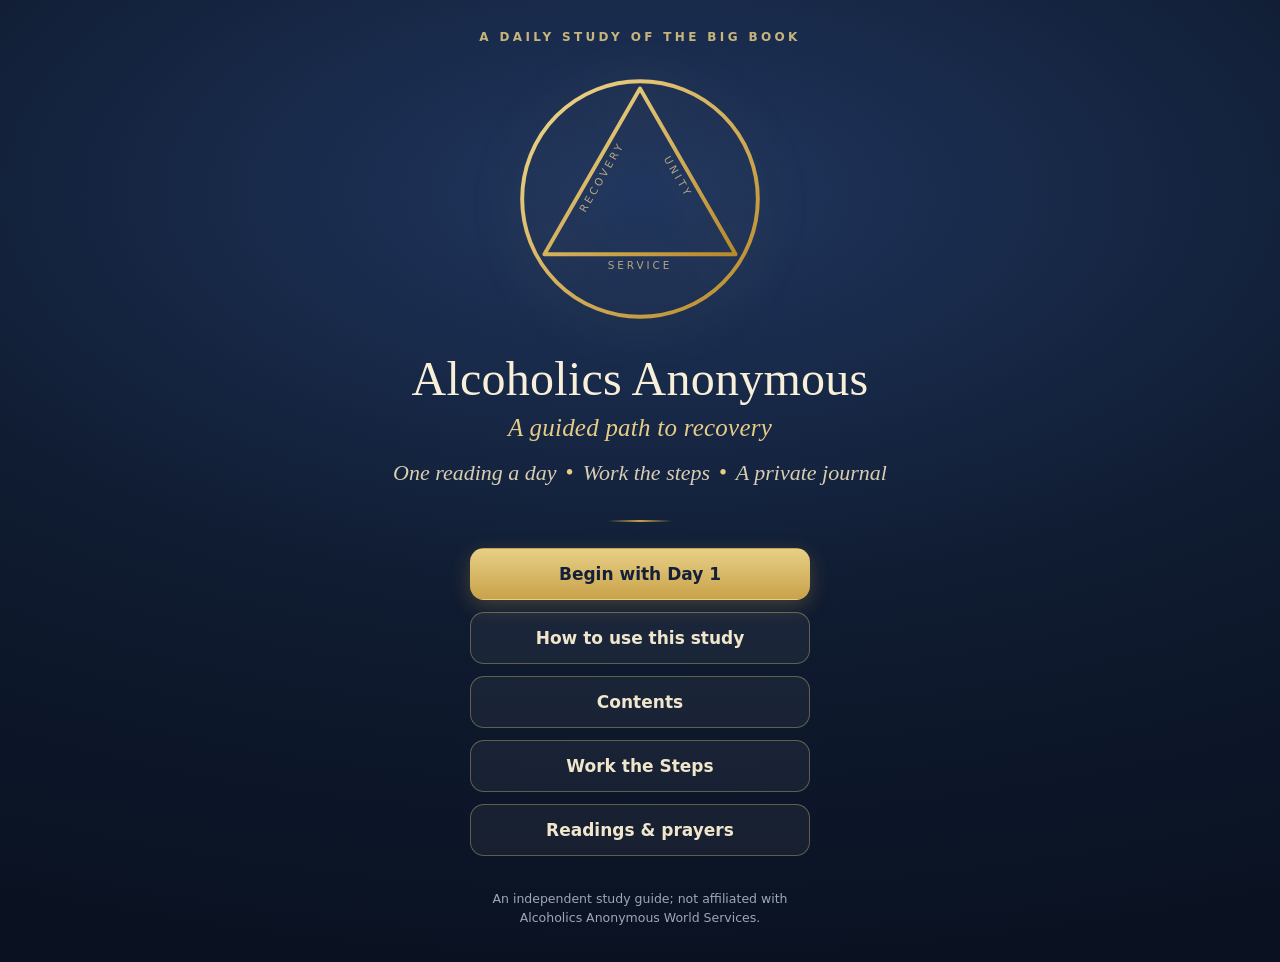
<file: index.html>
<!doctype html>
<html lang="en">
<head>
<meta charset="utf-8">
<meta name="viewport" content="width=device-width, initial-scale=1, viewport-fit=cover">
<title>Alcoholics Anonymous · A guided path to recovery</title>
<meta name="description" content="A self-paced daily study of the Big Book: one reading a day with questions to reflect on and a private journal.">
<meta name="theme-color" content="#0f1b30">
<link rel="manifest" href="manifest.webmanifest">
<link rel="icon" href="favicon.svg" type="image/svg+xml">
<link rel="apple-touch-icon" href="icons/icon-master.svg">
<meta name="apple-mobile-web-app-capable" content="yes">
<meta name="mobile-web-app-capable" content="yes">
<meta name="apple-mobile-web-app-title" content="How We Recovered">
<link rel="stylesheet" href="styles.css">
<script>
  (function(){try{var t=localStorage.getItem('bbd:theme');var f=localStorage.getItem('bbd:fs');
  if(t)document.documentElement.setAttribute('data-theme',t);
  if(f)document.documentElement.style.setProperty('--fs',f);}catch(e){}})();
</script>
</head>
<body>
<a class="skip" href="#main">Skip to reading</a>
<header class="bar" id="bar" hidden>
  <button class="icon-btn" id="btnHome" aria-label="Cover">
    <svg viewBox="0 0 24 24" aria-hidden="true"><circle cx="12" cy="12" r="9.5"/><path d="M12 3.6 19.3 16.2H4.7Z"/></svg>
  </button>
  <nav class="tabs" aria-label="Main">
    <a href="#/today" data-tab="today">Today</a>
    <a href="#/contents" data-tab="contents">Contents</a>
    <a href="#/steps" data-tab="steps">Steps</a>
    <a href="#/readings" data-tab="readings">Readings</a>
    <a href="#/journal" data-tab="journal">Journal</a>
  </nav>
  <button class="icon-btn" id="btnSettings" aria-label="Text size and display" aria-expanded="false" aria-controls="settings">
    <svg viewBox="0 0 24 24" aria-hidden="true"><path d="M4 18 9 6l5 12M5.8 14h6.4M15 18l3-7.5 3 7.5M16 16h4"/></svg>
  </button>
</header>
<div class="settings" id="settings" hidden>
  <div class="row"><span>Text size</span>
    <div class="seg"><button id="fsDown" aria-label="Smaller text">A−</button><output id="fsVal">100%</output><button id="fsUp" aria-label="Larger text">A+</button></div>
  </div>
  <div class="row"><span>Display</span>
    <div class="seg"><button id="thLight" data-th="light">Light</button><button id="thDark" data-th="dark">Dark</button></div>
  </div>
</div>
<main id="main" tabindex="-1"></main>
<div class="toast" id="toast" role="status" aria-live="polite"></div>
<script src="app.js"></script>
</body>
</html>
</file>
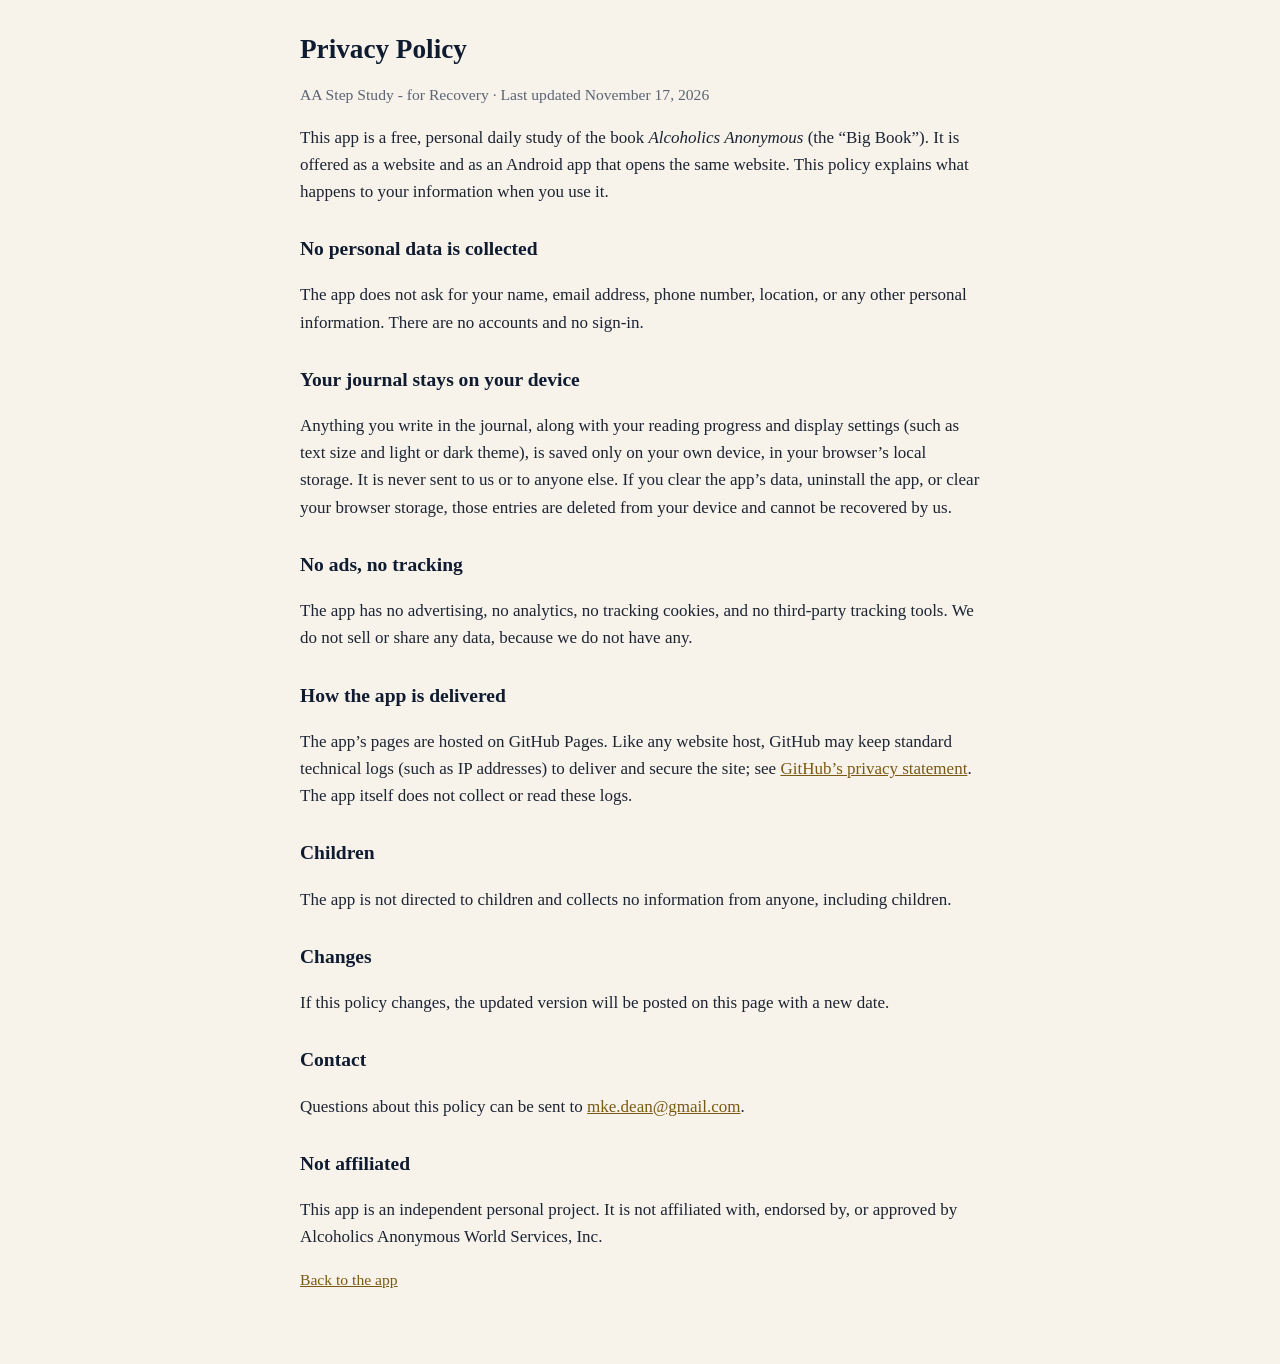
<file: privacy-policy.html>
<!doctype html>
<html lang="en">
<head>
<meta charset="utf-8">
<meta name="viewport" content="width=device-width, initial-scale=1">
<title>Privacy Policy · AA Step Study - for Recovery</title>
<meta name="description" content="Privacy policy for the AA Step Study - for Recovery app.">
<meta name="theme-color" content="#0f1b30">
<link rel="icon" href="favicon.svg" type="image/svg+xml">
<style>
  body{margin:0;font:17px/1.6 Georgia,"Times New Roman",serif;background:#f7f3ea;color:#1c2333}
  main{max-width:680px;margin:0 auto;padding:32px 20px 56px}
  h1{font-size:1.6em;line-height:1.25;margin:0 0 4px;color:#0f1b30}
  h2{font-size:1.15em;margin:28px 0 6px;color:#0f1b30}
  .muted{color:#5b6475;font-size:.92em}
  a{color:#7a5a12}
  @media (prefers-color-scheme:dark){body{background:#0f1b30;color:#e8e3d6}h1,h2{color:#f0d98f}.muted{color:#a9b1c2}a{color:#f0d98f}}
</style>
</head>
<body>
<main>
  <h1>Privacy Policy</h1>
  <p class="muted">AA Step Study - for Recovery · Last updated November 17, 2026</p>

  <p>This app is a free, personal daily study of the book <em>Alcoholics Anonymous</em> (the &ldquo;Big Book&rdquo;). It is offered as a website and as an Android app that opens the same website. This policy explains what happens to your information when you use it.</p>

  <h2>No personal data is collected</h2>
  <p>The app does not ask for your name, email address, phone number, location, or any other personal information. There are no accounts and no sign-in.</p>

  <h2>Your journal stays on your device</h2>
  <p>Anything you write in the journal, along with your reading progress and display settings (such as text size and light or dark theme), is saved only on your own device, in your browser&rsquo;s local storage. It is never sent to us or to anyone else. If you clear the app&rsquo;s data, uninstall the app, or clear your browser storage, those entries are deleted from your device and cannot be recovered by us.</p>

  <h2>No ads, no tracking</h2>
  <p>The app has no advertising, no analytics, no tracking cookies, and no third-party tracking tools. We do not sell or share any data, because we do not have any.</p>

  <h2>How the app is delivered</h2>
  <p>The app&rsquo;s pages are hosted on GitHub Pages. Like any website host, GitHub may keep standard technical logs (such as IP addresses) to deliver and secure the site; see <a href="https://docs.github.com/en/site-policy/privacy-policies/github-general-privacy-statement">GitHub&rsquo;s privacy statement</a>. The app itself does not collect or read these logs.</p>

  <h2>Children</h2>
  <p>The app is not directed to children and collects no information from anyone, including children.</p>

  <h2>Changes</h2>
  <p>If this policy changes, the updated version will be posted on this page with a new date.</p>

  <h2>Contact</h2>
  <p>Questions about this policy can be sent to <a href="mailto:mke.dean@gmail.com">mke.dean@gmail.com</a>.</p>

  <h2>Not affiliated</h2>
  <p>This app is an independent personal project. It is not affiliated with, endorsed by, or approved by Alcoholics Anonymous World Services, Inc.</p>

  <p class="muted"><a href="./">Back to the app</a></p>
</main>
</body>
</html>
</file>
<file: styles.css>
:root{
  --fs:1;
  --navy:#0f1b30; --navy2:#18294a; --gold:#c9a24a; --gold2:#e6cd85;
  --paper:#fbf7ee; --card:#ffffff; --ink:#1f2430; --muted:#5d6577; --line:#e6dfcf;
  --quote-bg:#f5eedd; --q-bg:#f8f5ee; --accent:#8a6a1f; --focus:#2b6cb0;
  --serif:"Iowan Old Style","Palatino Linotype",Palatino,"Noto Serif",Georgia,"Times New Roman",serif;
  --sans:system-ui,-apple-system,"Segoe UI",Roboto,"Noto Sans",Arial,sans-serif;
  color-scheme:light;
}
[data-theme="dark"]{
  --paper:#0e1626; --card:#152137; --ink:#ece6d6; --muted:#a8b0c2; --line:#26344f;
  --quote-bg:#1b2944; --q-bg:#132036; --accent:#e2c475; --focus:#8ab4f8;
  color-scheme:dark;
}
*{box-sizing:border-box}
html{-webkit-text-size-adjust:100%;text-size-adjust:100%}
body{margin:0;background:var(--paper);color:var(--ink);font-family:var(--serif);font-size:calc(19px * var(--fs));line-height:1.65;overflow-x:hidden;-webkit-tap-highlight-color:transparent}
img,svg{max-width:100%}
a{color:var(--accent)}
button{font:inherit;color:inherit}
:focus-visible{outline:3px solid var(--focus);outline-offset:2px;border-radius:6px}
.skip{position:absolute;left:-999px;top:0;background:#fff;color:#000;padding:8px 12px;z-index:99}
.skip:focus{left:8px}
[hidden]{display:none!important}

/* top bar */
.bar{position:sticky;top:0;z-index:20;display:flex;align-items:center;gap:4px;padding:6px 8px;padding-top:calc(6px + env(safe-area-inset-top));background:var(--navy);color:#f3ead2;box-shadow:0 2px 10px rgba(0,0,0,.18);font-family:var(--sans)}
.icon-btn{flex:0 0 auto;width:44px;height:44px;border:0;background:transparent;border-radius:10px;display:grid;place-items:center;cursor:pointer;color:var(--gold2)}
.icon-btn svg{width:26px;height:26px;fill:none;stroke:currentColor;stroke-width:1.8;stroke-linejoin:round;stroke-linecap:round}
.icon-btn:active{background:rgba(255,255,255,.08)}
.tabs{flex:1;display:flex;justify-content:center;gap:2px;min-width:0}
.tabs a{flex:1 1 0;min-width:0;text-align:center;color:#d9d2bf;text-decoration:none;font-size:15px;font-weight:600;padding:10px 2px;border-radius:10px;white-space:nowrap;overflow:hidden;text-overflow:ellipsis;letter-spacing:.01em}
.tabs a[aria-current="page"]{color:var(--navy);background:var(--gold2)}
.settings{position:sticky;top:56px;z-index:19;background:var(--card);border-bottom:1px solid var(--line);padding:10px 16px;font-family:var(--sans);font-size:16px;box-shadow:0 6px 16px rgba(0,0,0,.08)}
.settings .row{display:flex;justify-content:space-between;align-items:center;gap:12px;padding:6px 0;max-width:680px;margin:0 auto}
.seg{display:flex;align-items:center;border:1px solid var(--line);border-radius:12px;overflow:hidden}
.seg button{border:0;background:transparent;padding:10px 16px;min-width:56px;min-height:44px;cursor:pointer;font-weight:600}
.seg button[aria-pressed="true"]{background:var(--navy);color:var(--gold2)}
.seg output{min-width:56px;text-align:center;font-variant-numeric:tabular-nums}

main,main:focus,main:focus-visible{outline:none}
.wrap{max-width:680px;margin:0 auto;padding:18px 18px 120px}

/* cover */
.cover{min-height:100vh;min-height:100dvh;background:radial-gradient(120% 80% at 50% 20%,#20365f 0%,#0f1b30 55%,#0a1222 100%);color:#efe6cc;display:flex;flex-direction:column;align-items:center;justify-content:center;text-align:center;padding:calc(28px + env(safe-area-inset-top)) 22px calc(22px + env(safe-area-inset-bottom))}
.emblem{width:min(62vw,270px);height:auto;margin:6px auto 18px;filter:drop-shadow(0 6px 24px rgba(201,162,74,.25))}
.emblem .lbl{font-family:var(--sans);font-size:8.5px;letter-spacing:.28em;fill:#d9c48c;opacity:.8;text-transform:uppercase}
.cover .kicker{font-family:var(--sans);letter-spacing:.28em;text-transform:uppercase;font-size:12px;color:var(--gold2);opacity:.85;margin:0 0 10px}
.cover h1{font-weight:500;font-size:clamp(30px,8.4vw,48px);line-height:1.12;margin:0 0 10px;letter-spacing:.005em;color:#f7efd8}
.cover .sub{font-style:italic;font-size:clamp(18px,4.8vw,22px);color:#d8ceb2;margin:0 0 28px}
.rule{width:64px;height:2px;background:linear-gradient(90deg,transparent,var(--gold),transparent);margin:0 auto 26px;border:0}
.cover .actions{display:flex;flex-direction:column;gap:12px;width:100%;max-width:340px}
.btn{display:inline-flex;align-items:center;justify-content:center;gap:8px;min-height:52px;padding:12px 20px;border-radius:14px;border:1px solid transparent;font-family:var(--sans);font-weight:650;font-size:17px;text-decoration:none;cursor:pointer;line-height:1.2}
.btn-gold{background:linear-gradient(180deg,#e7cf86,#c9a24a);color:#14203a;box-shadow:0 6px 20px rgba(201,162,74,.28)}
.btn-ghost{background:rgba(255,255,255,.05);color:#efe6cc;border-color:rgba(230,205,133,.35)}
.btn-line{background:var(--card);color:var(--ink);border-color:var(--line)}
.btn-navy{background:var(--navy);color:var(--gold2)}
.cover .progress-note{font-family:var(--sans);font-size:14px;color:#c9c0a6;margin-top:16px}
.cover .foot{margin-top:auto;padding-top:34px;font-family:var(--sans);font-size:12.5px;color:#9fa6b8;max-width:360px;line-height:1.5}

/* day view */
.kicker{font-family:var(--sans);text-transform:uppercase;letter-spacing:.16em;font-size:12.5px;color:var(--accent);font-weight:700;margin:6px 0 4px}
.day-title{font-weight:600;font-size:calc(28px * var(--fs));line-height:1.2;margin:0 0 12px;overflow-wrap:anywhere}
.meter{display:flex;align-items:center;gap:10px;font-family:var(--sans);font-size:14px;color:var(--muted);margin:0 0 22px}
.meter .track{flex:1;height:6px;background:var(--line);border-radius:6px;overflow:hidden}
.meter .fill{height:100%;background:linear-gradient(90deg,var(--gold),var(--gold2))}
.done-badge{font-family:var(--sans);font-size:13px;font-weight:700;color:#2f6b3a;background:#e3f1e5;border-radius:999px;padding:2px 10px;margin-left:6px;white-space:nowrap}
[data-theme="dark"] .done-badge{background:#1d3a26;color:#a9dcb3}
.post p{margin:0 0 1em;overflow-wrap:anywhere}
.post h3{font-family:var(--sans);font-size:14px;text-transform:uppercase;letter-spacing:.14em;color:var(--accent);margin:1.6em 0 .7em;font-weight:700;overflow-wrap:anywhere}
.post blockquote{margin:0 0 1.1em;padding:16px 18px 14px 20px;background:var(--quote-bg);border-left:4px solid var(--gold);border-radius:4px 14px 14px 4px;font-size:1.02em;line-height:1.7;overflow-wrap:anywhere}
.post blockquote p{margin:0 0 .7em}
.post blockquote p:last-child{margin-bottom:0}
.ref{display:block;text-align:right;font-family:var(--sans);font-size:13px;color:var(--muted);margin:-.55em 0 1em;font-style:italic}
.post ol.list,.post ul.list{margin:0 0 1em;padding-left:0;list-style:none}
.post .li{display:flex;gap:10px;margin:0 0 .55em}
.post .li .n{flex:0 0 auto;min-width:1.6em;color:var(--accent);font-family:var(--sans);font-weight:700;font-size:.85em;padding-top:.2em}
.post .li .t{min-width:0;overflow-wrap:anywhere}
.prayer{margin:0 0 1.2em;padding:18px 20px;border:1px solid var(--gold);border-radius:16px;background:linear-gradient(180deg,rgba(201,162,74,.08),rgba(201,162,74,.02));font-style:italic;text-align:center;line-height:1.75;white-space:pre-line;overflow-wrap:anywhere}
.prayer::before{content:"Prayer";display:block;font-style:normal;font-family:var(--sans);font-size:11.5px;letter-spacing:.24em;text-transform:uppercase;color:var(--accent);margin-bottom:6px;font-weight:700}
.note{font-family:var(--sans);font-size:15px;color:var(--muted);border-top:1px dashed var(--line);padding-top:10px}
.q{display:flex;gap:12px;margin:0 0 1em;padding:14px 14px 12px;background:var(--q-bg);border:1px solid var(--line);border-radius:14px}
.q .num{flex:0 0 auto;width:32px;height:32px;border-radius:50%;background:var(--navy);color:var(--gold2);font-family:var(--sans);font-weight:700;font-size:14px;display:grid;place-items:center;margin-top:2px}
.q .body{flex:1;min-width:0}
.q .qt{margin:0 0 6px;overflow-wrap:anywhere;font-weight:500}
.jbtn{border:0;background:transparent;color:var(--accent);font-family:var(--sans);font-size:15px;font-weight:650;padding:8px 0;min-height:40px;cursor:pointer;display:inline-flex;align-items:center;gap:6px}
.jbtn .dot{width:8px;height:8px;border-radius:50%;background:var(--gold)}
.q textarea{display:block;width:100%;min-height:110px;margin:6px 0 2px;padding:12px;border-radius:12px;border:1px solid var(--line);background:var(--card);color:var(--ink);font-family:var(--serif);font-size:max(16px,calc(17px * var(--fs)));line-height:1.55;resize:vertical}
.q .saved{font-family:var(--sans);font-size:12.5px;color:var(--muted);min-height:1.2em}
.titlepage{text-align:center;padding:22px 10px 18px;margin:0 0 1.2em;border:1px solid var(--line);border-radius:18px;background:var(--card)}
.titlepage svg{width:110px;height:110px;margin-bottom:8px}
.titlepage .t1{font-size:1.5em;font-weight:600;letter-spacing:.04em;line-height:1.2}
.titlepage .t2{font-style:italic;color:var(--muted);margin-top:8px;line-height:1.45}
table.ex{width:100%;border-collapse:collapse;margin:0 0 1.2em;font-size:.9em;table-layout:fixed}
table.ex th,table.ex td{border:1px solid var(--line);padding:8px;vertical-align:top;overflow-wrap:anywhere}
table.ex th{font-family:var(--sans);font-size:12px;letter-spacing:.06em;text-transform:uppercase;color:var(--accent);background:var(--quote-bg)}
.link{overflow-wrap:anywhere}
.endmark{text-align:center;color:var(--gold);margin:28px 0 8px;letter-spacing:.6em}
.daynav{position:fixed;left:0;right:0;bottom:0;z-index:15;background:color-mix(in srgb,var(--paper) 92%,transparent);backdrop-filter:blur(8px);-webkit-backdrop-filter:blur(8px);border-top:1px solid var(--line);padding:10px 12px calc(10px + env(safe-area-inset-bottom))}
.daynav .in{max-width:680px;margin:0 auto;display:grid;grid-template-columns:52px 52px 1fr 52px;gap:8px}
.daynav .sq{min-height:52px;border-radius:14px;border:1px solid var(--line);background:var(--card);display:grid;place-items:center;cursor:pointer;padding:0}
.daynav .sq svg{width:24px;height:24px;fill:none;stroke:currentColor;stroke-width:2;stroke-linecap:round;stroke-linejoin:round}
.daynav .sq[disabled]{opacity:.35}
.daynav .main{min-width:0;white-space:nowrap;overflow:hidden;text-overflow:ellipsis}

/* lists */
.page-h{font-weight:600;font-size:calc(27px * var(--fs));margin:4px 0 6px}
.lead{color:var(--muted);margin:0 0 18px;font-size:.95em}
.search{display:flex;gap:8px;margin:0 0 16px}
.search input{flex:1;min-width:0;min-height:50px;padding:10px 14px;border-radius:14px;border:1px solid var(--line);background:var(--card);color:var(--ink);font:inherit;font-size:max(16px,1em)}
.sec{margin:22px 0 6px;font-family:var(--sans);text-transform:uppercase;letter-spacing:.14em;font-size:13px;color:var(--accent);font-weight:700}
.items{list-style:none;margin:0;padding:0;border:1px solid var(--line);border-radius:16px;overflow:hidden;background:var(--card)}
.items li+li{border-top:1px solid var(--line)}
.items a{display:flex;align-items:center;gap:12px;padding:13px 14px;min-height:56px;color:var(--ink);text-decoration:none}
.items .dn{flex:0 0 auto;min-width:44px;font-family:var(--sans);font-size:13px;font-weight:700;color:var(--muted)}
.items .tt{flex:1;min-width:0;overflow-wrap:anywhere;line-height:1.35}
.items .tt small{display:block;color:var(--muted);font-family:var(--sans);font-size:13px;margin-top:3px}
.items .ck{flex:0 0 auto;width:24px;height:24px;border-radius:50%;border:2px solid var(--line);display:grid;place-items:center}
.items .ck.on{background:#3d7d4a;border-color:#3d7d4a}
.items .ck.on::after{content:"";width:9px;height:5px;border:2px solid #fff;border-top:0;border-right:0;transform:rotate(-45deg) translate(1px,-1px)}
.items .cur{background:color-mix(in srgb,var(--gold) 14%,transparent)}
mark{background:color-mix(in srgb,var(--gold) 40%,transparent);color:inherit;border-radius:3px;padding:0 1px}
.snip{display:block;color:var(--muted);font-size:.86em;margin-top:4px}
.jentry{background:var(--card);border:1px solid var(--line);border-radius:16px;padding:14px 16px;margin:0 0 14px}
.jentry h3{margin:0 0 4px;font-size:1em}
.jentry h3 a{text-decoration:none}
.jentry .qq{font-style:italic;color:var(--muted);margin:10px 0 4px;font-size:.95em}
.jentry .aa{white-space:pre-wrap;margin:0;overflow-wrap:anywhere}
.jentry time{font-family:var(--sans);font-size:12.5px;color:var(--muted)}
.row-btns{display:flex;flex-wrap:wrap;gap:10px;margin:0 0 18px}
.empty{text-align:center;color:var(--muted);padding:30px 10px}
.toast{position:fixed;left:50%;bottom:calc(92px + env(safe-area-inset-bottom));transform:translateX(-50%) translateY(20px);background:var(--navy);color:#f3ead2;font-family:var(--sans);font-size:15px;padding:12px 18px;border-radius:12px;opacity:0;pointer-events:none;transition:.25s;max-width:calc(100vw - 32px);z-index:50}
.toast.show{opacity:1;transform:translateX(-50%) translateY(0)}
.disclaimer{font-family:var(--sans);font-size:12.5px;color:var(--muted);text-align:center;margin-top:36px}
@media (min-width:760px){
  .wrap{padding-top:30px}
  .day-title{font-size:calc(34px * var(--fs))}
  .tabs a{font-size:16px;flex:0 1 auto;padding:10px 18px}
}
@media (prefers-reduced-motion:reduce){*{transition:none!important;scroll-behavior:auto!important}}

[data-theme="dark"] .btn-navy{background:var(--gold2);color:#0f1b30}
[data-theme="dark"] .q .num{background:var(--gold2);color:#0f1b30}
.titlepage .t2{font-size:.92em}
.post blockquote.poem p{white-space:pre-line;font-style:italic}
.prayer.poem{white-space:normal;text-align:left;padding:18px 14px;font-size:clamp(14.5px,3.65vw,1.05em);line-height:1.6}
.prayer.poem::before{text-align:center}
.prayer.poem .pl{display:block;padding-left:1.2em;text-indent:-1.2em}

/* Work the Steps */
@media (max-width:759px){.tabs a{font-size:14px}}
@media (max-width:759px){.tabs{gap:0}.tabs a{flex:1 1 auto;padding:10px 4px;letter-spacing:0}}
@media (max-width:420px){.tabs a{font-size:13px;padding:10px 3px}.bar{gap:0;padding-left:2px;padding-right:2px}.icon-btn{width:38px}}
.steps-list .stepno{flex:0 0 auto;width:36px;height:36px;border-radius:50%;display:grid;place-items:center;background:var(--navy);color:var(--gold2);font-family:var(--sans);font-weight:700;font-size:15px}
[data-theme="dark"] .steps-list .stepno{background:var(--gold2);color:#0f1b30}
.steps-list .tt small{font-style:italic}
.daynav .in.three{grid-template-columns:52px 1fr 52px}
.post .reflabel{font-family:var(--sans);font-weight:700;font-size:.85em;color:var(--accent);margin:18px 0 6px;letter-spacing:.02em}
.lead .inline-prayer{color:var(--ink)}
.post table.grid{border-collapse:collapse;margin:-.2em 0 .9em 2.2em;font-size:.92em}
.post table.grid th{font-family:var(--sans);font-size:.8em;font-weight:700;color:var(--accent);text-align:left;padding:4px 12px 4px 0;white-space:nowrap}
.post table.grid td{padding:4px 12px 4px 0}
.prayer.boxq::before{display:none}
.prayer.boxq{white-space:normal;padding:16px 18px 12px}
.prayer.boxq .bq{display:block}
.prayer.boxq .cite{display:block;text-align:right;font-style:normal;font-family:var(--sans);font-size:12.5px;color:var(--accent);margin-top:6px}
.cover h1 .h1sub{display:block;font-style:italic;font-weight:400;font-size:.52em;color:var(--gold2);margin-top:8px;letter-spacing:.01em}
.cover h1{margin-bottom:14px}
.cover .sub .ph{white-space:nowrap}
.cover .sub .sep{font-style:normal;font-size:1.05em;line-height:1;color:var(--gold2);margin:0 .15em}
.q .qt{white-space:pre-line}
.contactwrap{margin:-.3em 0 1.3em}
.contactbtn{font-family:var(--sans);font-size:15px;font-weight:600;color:#1a1408;background:linear-gradient(180deg,var(--gold2),var(--gold));border:1px solid var(--gold);border-radius:999px;padding:9px 20px;cursor:pointer;box-shadow:0 1px 3px rgba(0,0,0,.15)}
.contactbtn:focus-visible{outline:2px solid var(--focus);outline-offset:2px}
.post .li.sub{margin-left:2.2em}
.post .li.sub .n{min-width:1.1em}
.prayer.boxq .bq{white-space:pre-line}
.prayer.boxq.alt{background:transparent;border:1.5px dashed var(--gold);margin-top:22px}
.godw{color:inherit;text-decoration:underline dotted var(--gold);text-decoration-thickness:2px;text-underline-offset:3px;cursor:pointer;border-radius:3px}
.godw:hover,.godw:focus-visible{background:rgba(201,162,74,.16);outline:none}
.gdov{position:fixed;inset:0;z-index:100;background:rgba(10,16,30,.55);display:flex;align-items:flex-end;justify-content:center;padding:0}
.gdov[hidden]{display:none}
.gdlg{position:relative;background:var(--card);color:var(--ink);width:100%;max-width:640px;max-height:85vh;border-radius:18px 18px 0 0;border-top:3px solid var(--gold);box-shadow:0 -8px 30px rgba(0,0,0,.25);display:flex;flex-direction:column}
.gdbody{overflow-y:auto;-webkit-overflow-scrolling:touch;padding:26px 22px 22px;font-size:calc(18px * var(--fs));line-height:1.65}
.gdbody p{margin:0 0 1em}
.gdbody .cite{text-align:right;color:var(--gold);font-style:italic;margin:0}
.gdx{position:absolute;top:6px;right:8px;width:40px;height:40px;border:0;background:transparent;color:var(--muted);font-size:28px;line-height:1;cursor:pointer;border-radius:10px}
.gdx:focus-visible{outline:2px solid var(--gold)}
@media (min-width:700px){.gdov{align-items:center;padding:20px}.gdlg{border-radius:18px;border:1px solid var(--line);border-top:3px solid var(--gold)}}
body.gdopen{overflow:hidden}
</file>
